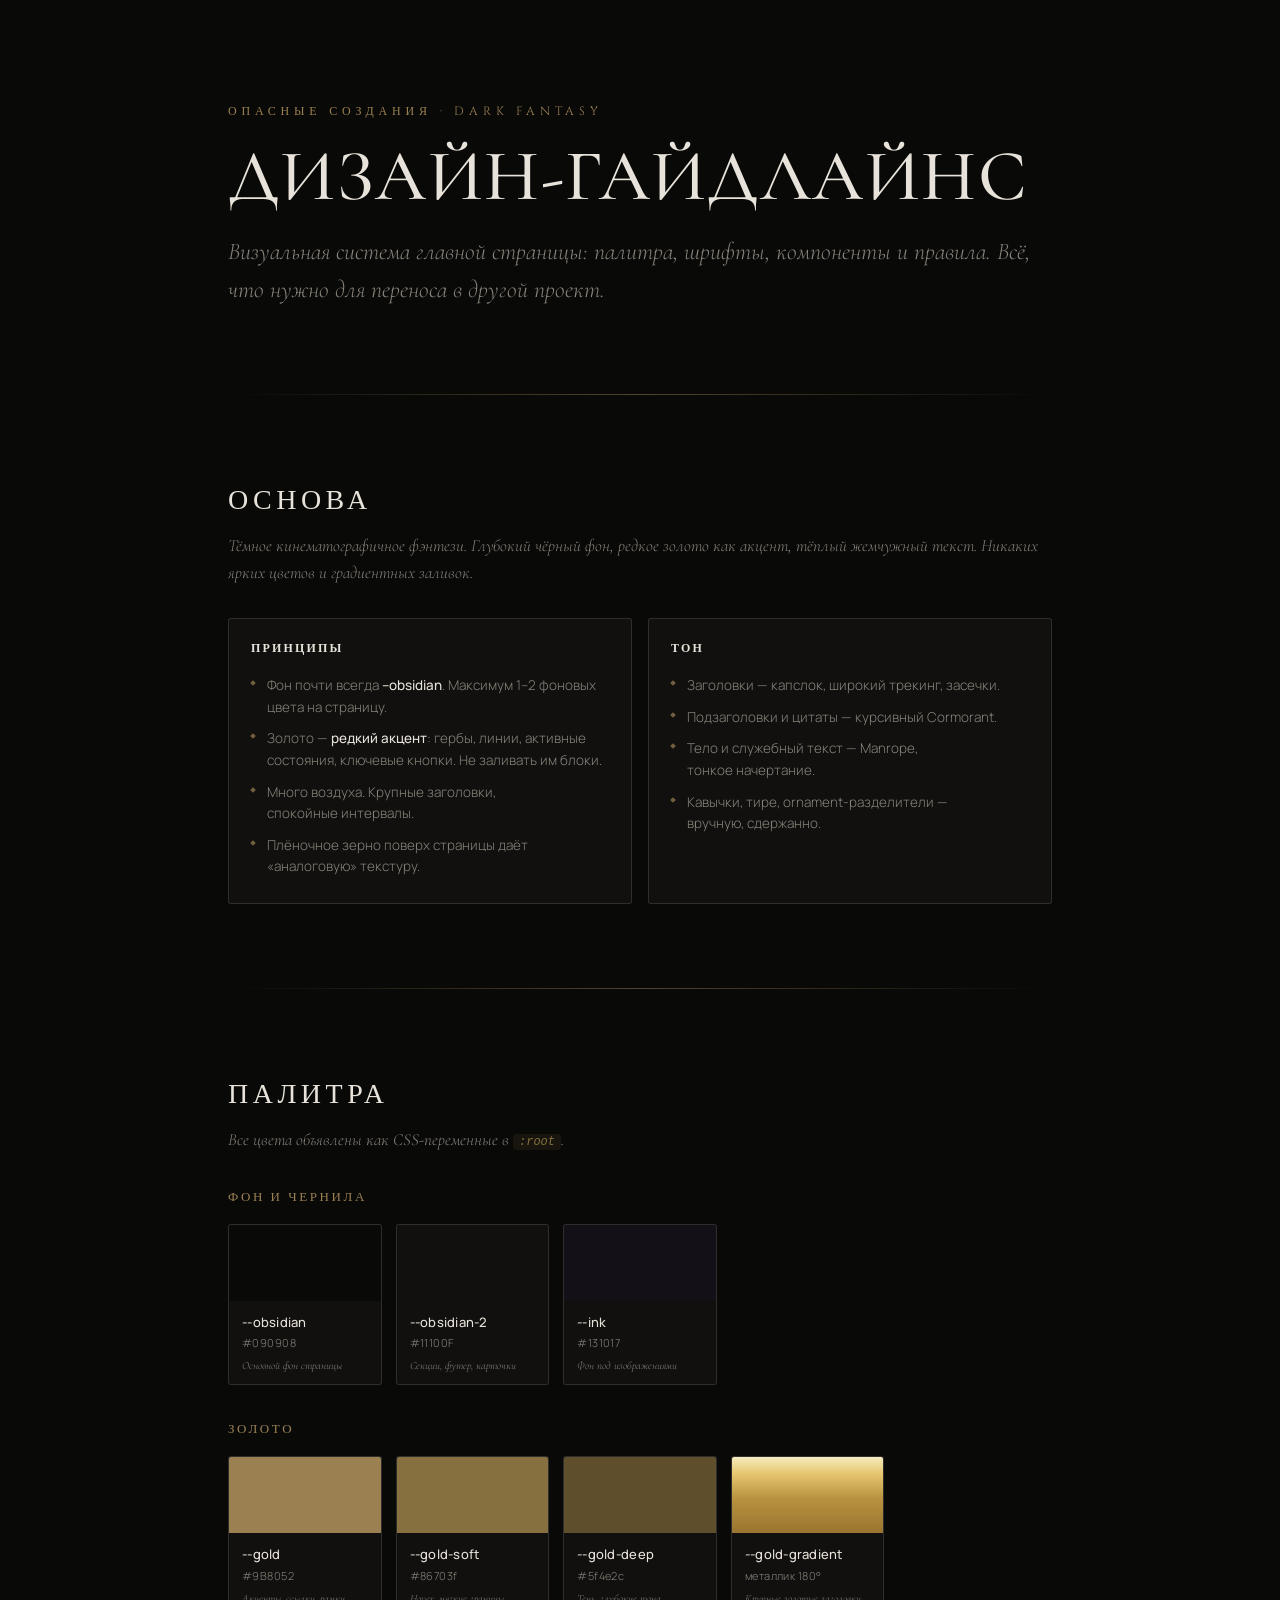
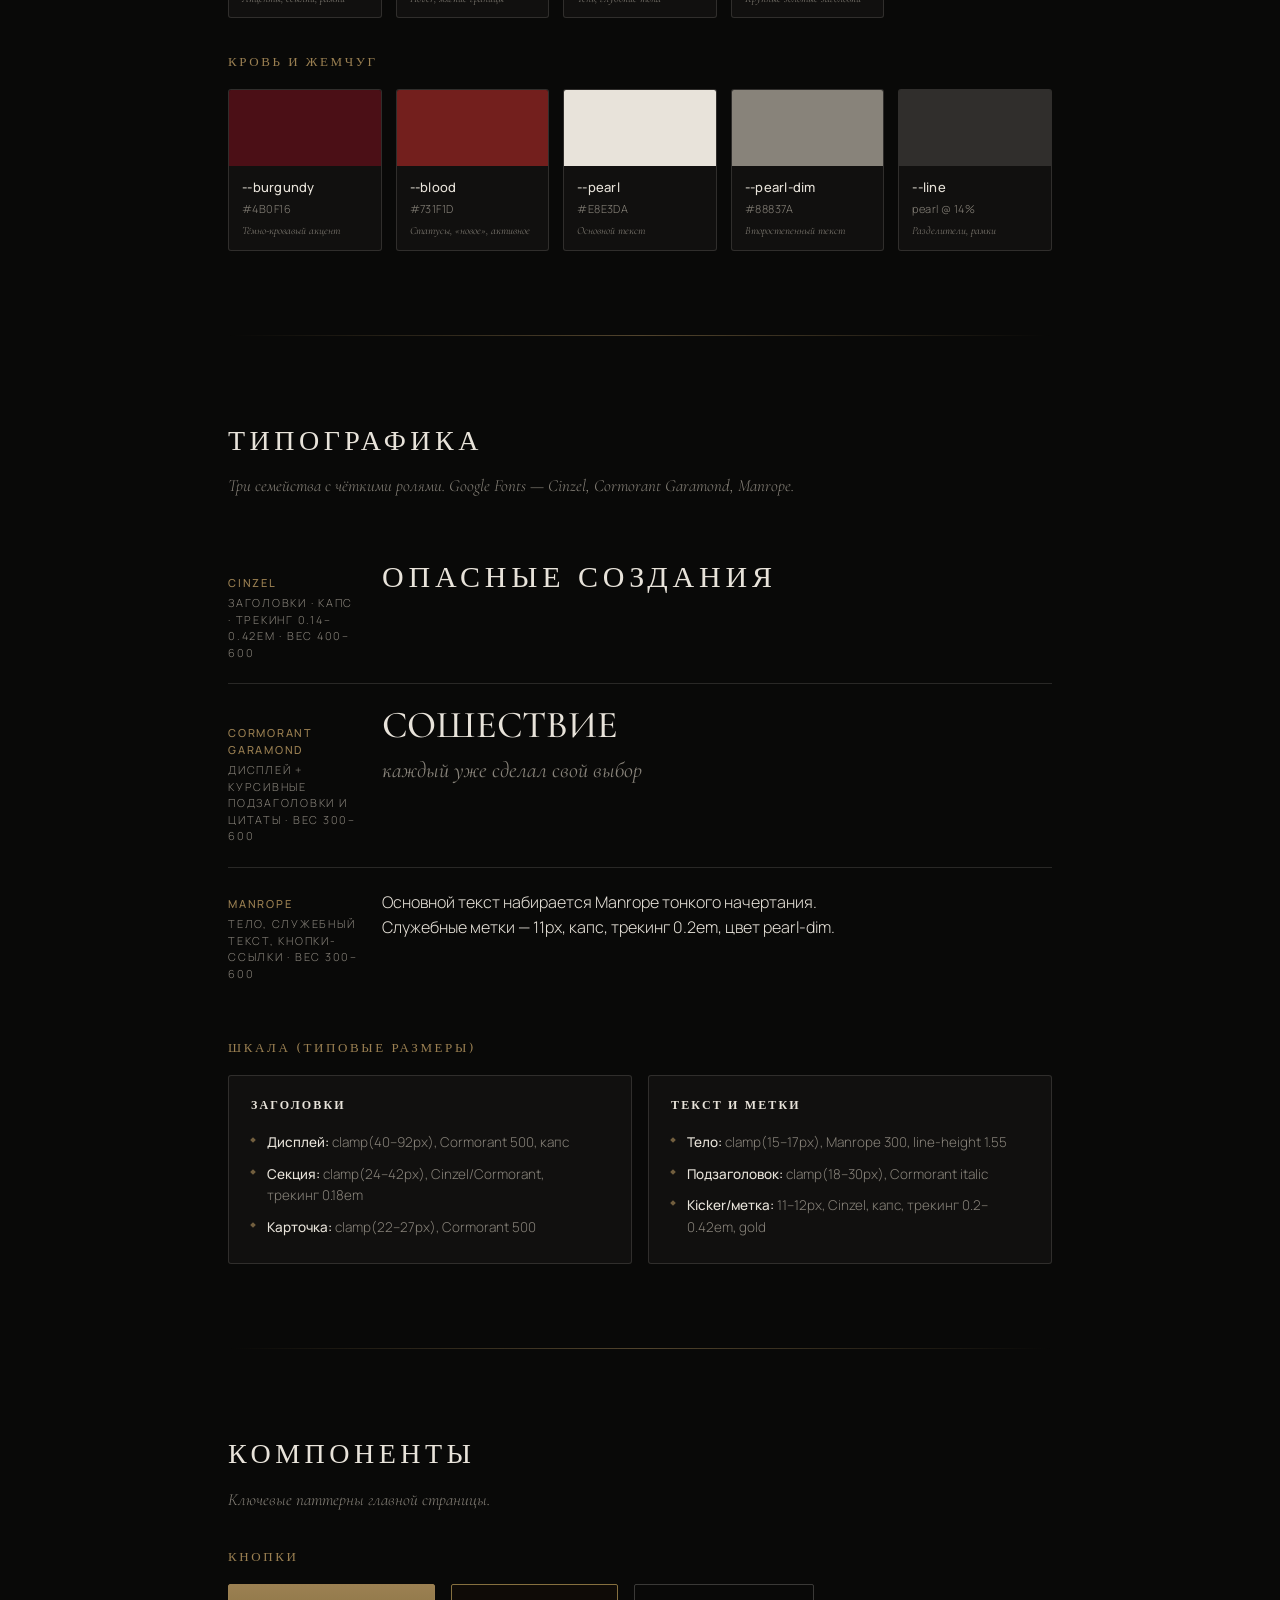
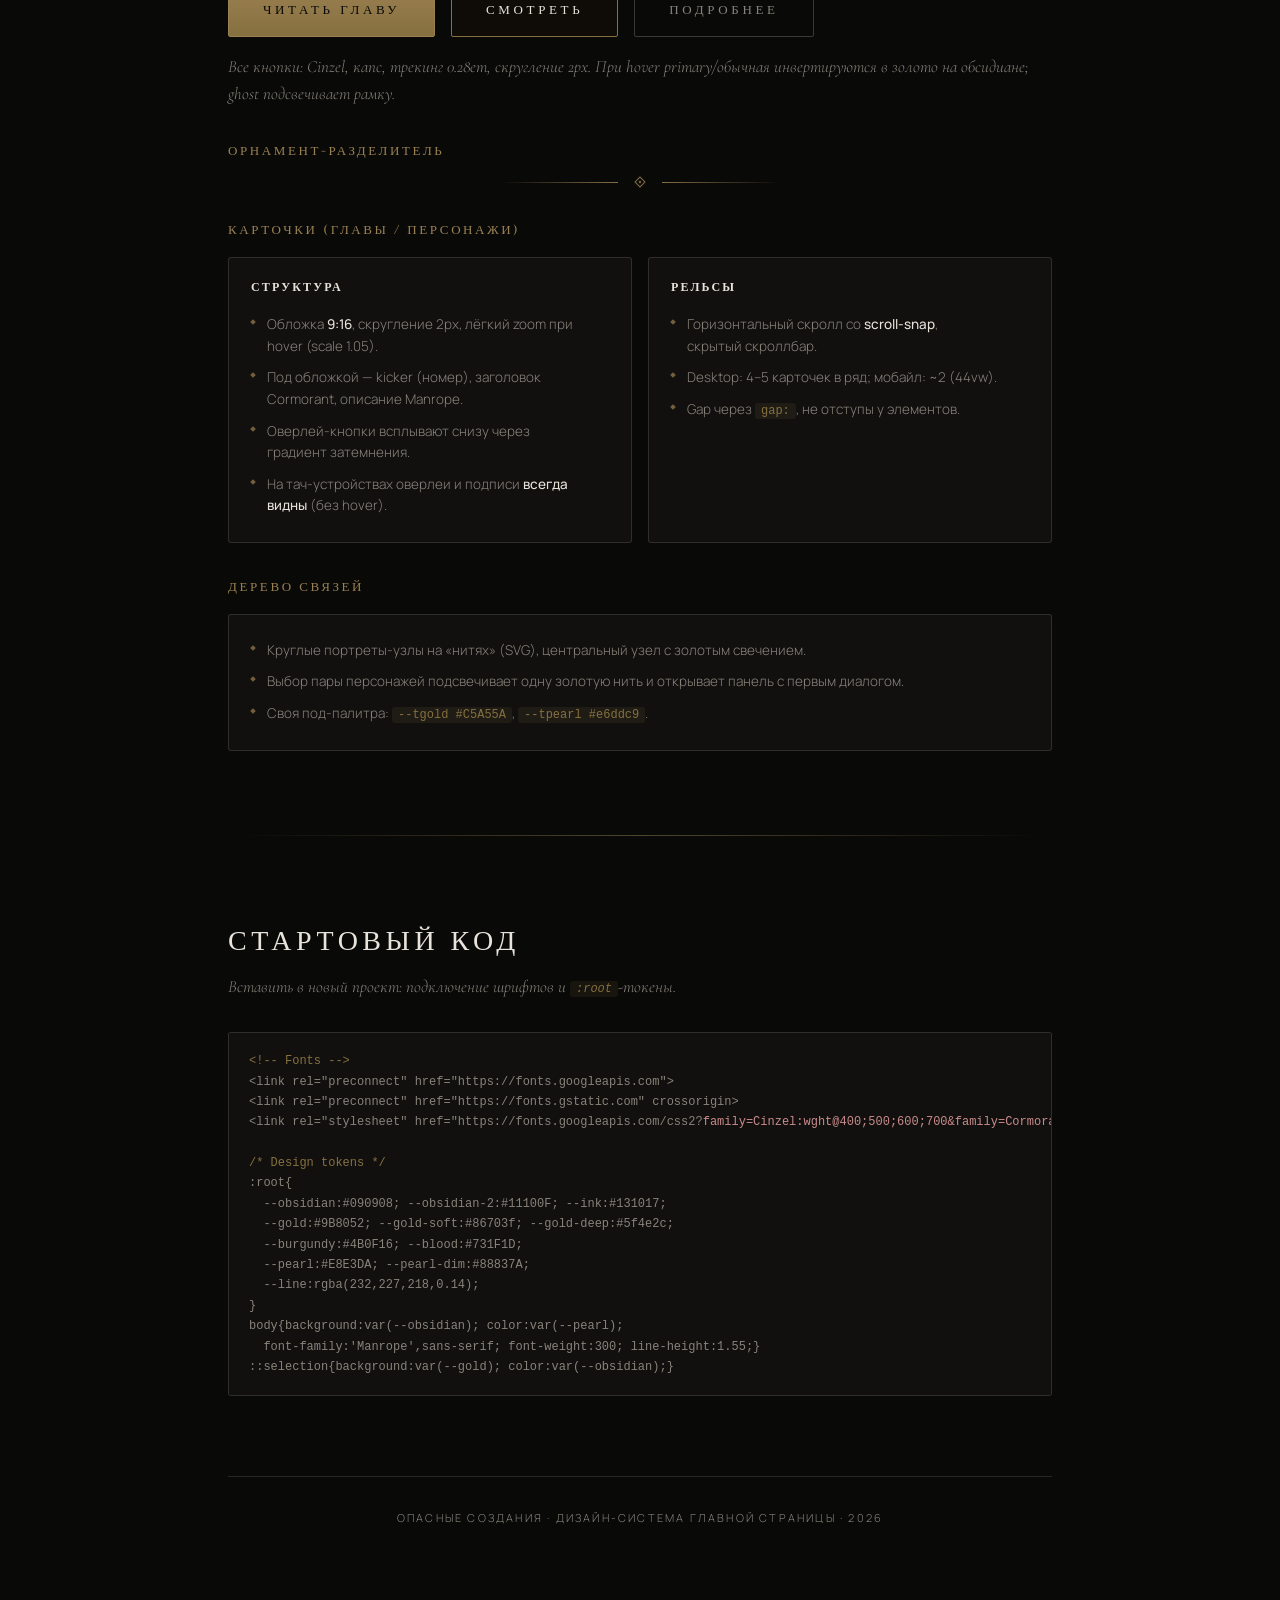
<file: design-guidelines.html>
<!doctype html>
<html lang="ru">
<head>
<meta charset="utf-8" />
<meta name="viewport" content="width=device-width, initial-scale=1.0" />
<title>Опасные Создания — Дизайн-гайдлайнс</title>
<meta name="omelette-owns-print" content="1" />
<link rel="preconnect" href="https://fonts.googleapis.com" />
<link rel="preconnect" href="https://fonts.gstatic.com" crossorigin />
<link href="https://fonts.googleapis.com/css2?family=Cinzel:wght@400;500;600;700&family=Cormorant+Garamond:ital,wght@0,300;0,400;0,500;0,600;1,300;1,400&family=Manrope:wght@300;400;500;600&display=swap" rel="stylesheet" />
<style>
:root{
  --obsidian:#090908;--obsidian-2:#11100F;--ink:#131017;
  --gold:#9B8052;--gold-soft:#86703f;--gold-deep:#5f4e2c;
  --gold-metallic:linear-gradient(180deg,#f7ecc0 0%,#e6c66e 22%,#b8923f 55%,#9a7430 100%);
  --burgundy:#4B0F16;--blood:#731F1D;
  --pearl:#E8E3DA;--pearl-dim:#88837A;
  --line:rgba(232,227,218,0.14);
}
*{margin:0;padding:0;box-sizing:border-box}
body{background:var(--obsidian);color:var(--pearl);font-family:'Manrope',sans-serif;font-weight:300;line-height:1.6;-webkit-font-smoothing:antialiased}
.wrap{max-width:920px;margin:0 auto;padding:clamp(48px,8vw,110px) clamp(20px,5vw,48px) 120px}
a{color:var(--gold);text-decoration:none}a:hover{color:var(--pearl)}

/* doc heads */
.doc-eyebrow{font-family:'Cinzel',serif;font-size:12px;letter-spacing:0.4em;text-transform:uppercase;color:var(--gold);display:block;margin-bottom:18px}
.doc-title{font-family:'Cormorant Garamond',serif;font-weight:500;font-size:clamp(40px,7vw,72px);line-height:1.02;letter-spacing:0.02em;text-transform:uppercase;color:var(--pearl);margin-bottom:20px}
.doc-lede{font-family:'Cormorant Garamond',serif;font-style:italic;font-size:clamp(18px,2.4vw,24px);color:var(--pearl-dim);max-width:34em;text-wrap:pretty}
.hr{height:1px;background:linear-gradient(90deg,transparent,var(--gold),transparent);opacity:0.5;margin:clamp(48px,7vw,84px) 0}

section{margin-bottom:clamp(48px,7vw,80px)}
h2{font-family:'Cinzel',serif;font-weight:500;font-size:clamp(20px,2.6vw,28px);letter-spacing:0.16em;text-transform:uppercase;color:var(--pearl);margin-bottom:8px}
.sec-note{font-family:'Cormorant Garamond',serif;font-style:italic;font-size:17px;color:var(--pearl-dim);margin-bottom:32px;text-wrap:pretty}
h3{font-family:'Cinzel',serif;font-weight:500;font-size:13px;letter-spacing:0.2em;text-transform:uppercase;color:var(--gold);margin:34px 0 16px}

/* swatches */
.swatches{display:grid;grid-template-columns:repeat(auto-fill,minmax(150px,1fr));gap:14px}
.sw{border:1px solid var(--line);border-radius:3px;overflow:hidden;background:var(--obsidian-2)}
.sw .chip{height:76px}
.sw .meta{padding:11px 13px}
.sw .nm{font-family:'Manrope',sans-serif;font-size:13px;font-weight:500;color:var(--pearl);letter-spacing:0.02em}
.sw .val{font-family:'Manrope',sans-serif;font-size:11px;color:var(--pearl-dim);letter-spacing:0.04em;margin-top:2px}
.sw .use{font-size:11px;color:var(--pearl-dim);margin-top:6px;line-height:1.4;font-family:'Cormorant Garamond',serif;font-style:italic}

/* type specimens */
.type-row{border-top:1px solid var(--line);padding:22px 0;display:grid;grid-template-columns:130px 1fr;gap:24px;align-items:baseline}
.type-row:first-of-type{border-top:0}
.type-tag{font-family:'Manrope',sans-serif;font-size:11px;letter-spacing:0.16em;text-transform:uppercase;color:var(--pearl-dim);line-height:1.5}
.type-tag b{display:block;color:var(--gold);font-weight:500;margin-bottom:4px}
.sp-cinzel{font-family:'Cinzel',serif}
.sp-cormorant{font-family:'Cormorant Garamond',serif}
.sp-manrope{font-family:'Manrope',sans-serif}

/* token/code cards */
.card-grid{display:grid;grid-template-columns:1fr 1fr;gap:16px}
@media(max-width:640px){.card-grid{grid-template-columns:1fr}.type-row{grid-template-columns:1fr;gap:8px}}
.g-card{border:1px solid var(--line);border-radius:3px;padding:20px 22px;background:var(--obsidian-2)}
.g-card h4{font-family:'Cinzel',serif;font-size:12px;letter-spacing:0.18em;text-transform:uppercase;color:var(--pearl);margin-bottom:12px}
.g-card ul{list-style:none;font-family:'Manrope',sans-serif;font-size:13.5px;color:var(--pearl-dim)}
.g-card li{padding:5px 0 5px 16px;position:relative;text-wrap:pretty}
.g-card li::before{content:"";position:absolute;left:0;top:11px;width:4px;height:4px;background:var(--gold);transform:rotate(45deg);opacity:0.7}
.g-card li b{color:var(--pearl);font-weight:500}
code{font-family:'SFMono-Regular',ui-monospace,Menlo,monospace;font-size:12px;color:var(--gold-soft);background:rgba(155,128,82,0.1);padding:1px 6px;border-radius:3px}
pre{font-family:'SFMono-Regular',ui-monospace,Menlo,monospace;font-size:12px;line-height:1.7;color:var(--pearl-dim);background:var(--obsidian-2);border:1px solid var(--line);border-radius:3px;padding:18px 20px;overflow-x:auto;margin-top:14px}
pre .c{color:var(--gold-soft)}
pre .p{color:#c98b8b}

/* demo buttons */
.demo-row{display:flex;flex-wrap:wrap;gap:16px;align-items:center;margin-top:6px}
.btn{display:inline-flex;align-items:center;gap:12px;font-family:'Cinzel',serif;font-weight:500;font-size:13px;letter-spacing:0.28em;text-transform:uppercase;padding:15px 34px;color:var(--pearl);background:rgba(20,14,8,0.55);border:1px solid var(--gold-soft);border-radius:2px;cursor:pointer;transition:all .3s ease}
.btn:hover{color:var(--obsidian);background:var(--gold);border-color:var(--gold);box-shadow:0 0 40px rgba(155,128,82,0.25)}
.btn-primary{color:var(--obsidian);background:linear-gradient(180deg,var(--gold) 0%,var(--gold-soft) 100%);border-color:var(--gold)}
.btn-primary:hover{background:linear-gradient(180deg,#d8b665 0%,#b9954f 100%)}
.btn-ghost{background:transparent;border-color:rgba(231,228,222,0.22);color:var(--pearl-dim)}
.btn-ghost:hover{border-color:var(--gold);background:transparent;color:var(--gold);box-shadow:none}
.ornament{display:flex;align-items:center;justify-content:center;gap:18px;color:var(--gold);opacity:0.85;margin:8px 0}
.ornament .rule{width:120px;height:1px;background:linear-gradient(90deg,transparent,var(--gold))}
.ornament .rule.right{background:linear-gradient(90deg,var(--gold),transparent)}
.ornament .diamond{width:8px;height:8px;border:1px solid var(--gold);transform:rotate(45deg);position:relative}
.ornament .diamond::after{content:"";position:absolute;inset:2px;background:var(--gold)}
.foot{margin-top:80px;padding-top:32px;border-top:1px solid var(--line);font-family:'Manrope',sans-serif;font-size:11px;letter-spacing:0.2em;text-transform:uppercase;color:var(--pearl-dim);text-align:center}
</style>
</head>
<body>
<div class="wrap">

<span class="doc-eyebrow">Опасные Создания · Dark Fantasy</span>
<h1 class="doc-title">Дизайн-гайдлайнс</h1>
<p class="doc-lede">Визуальная система главной страницы: палитра, шрифты, компоненты и правила. Всё, что нужно для переноса в другой проект.</p>

<div class="hr"></div>

<section>
<h2>Основа</h2>
<p class="sec-note">Тёмное кинематографичное фэнтези. Глубокий чёрный фон, редкое золото как акцент, тёплый жемчужный текст. Никаких ярких цветов и градиентных заливок.</p>
<div class="card-grid">
<div class="g-card"><h4>Принципы</h4><ul>
<li>Фон почти всегда <b>--obsidian</b>. Максимум 1–2 фоновых цвета на страницу.</li>
<li>Золото — <b>редкий акцент</b>: гербы, линии, активные состояния, ключевые кнопки. Не заливать им блоки.</li>
<li>Много воздуха. Крупные заголовки, спокойные интервалы.</li>
<li>Плёночное зерно поверх страницы даёт «аналоговую» текстуру.</li>
</ul></div>
<div class="g-card"><h4>Тон</h4><ul>
<li>Заголовки — капслок, широкий трекинг, засечки.</li>
<li>Подзаголовки и цитаты — курсивный Cormorant.</li>
<li>Тело и служебный текст — Manrope, тонкое начертание.</li>
<li>Кавычки, тире, ornament-разделители — вручную, сдержанно.</li>
</ul></div>
</div>
</section>

<div class="hr"></div>

<section>
<h2>Палитра</h2>
<p class="sec-note">Все цвета объявлены как CSS-переменные в <code>:root</code>.</p>

<h3>Фон и чернила</h3>
<div class="swatches">
<div class="sw"><div class="chip" style="background:#090908"></div><div class="meta"><div class="nm">--obsidian</div><div class="val">#090908</div><div class="use">Основной фон страницы</div></div></div>
<div class="sw"><div class="chip" style="background:#11100F"></div><div class="meta"><div class="nm">--obsidian-2</div><div class="val">#11100F</div><div class="use">Секции, футер, карточки</div></div></div>
<div class="sw"><div class="chip" style="background:#131017"></div><div class="meta"><div class="nm">--ink</div><div class="val">#131017</div><div class="use">Фон под изображениями</div></div></div>
</div>

<h3>Золото</h3>
<div class="swatches">
<div class="sw"><div class="chip" style="background:#9B8052"></div><div class="meta"><div class="nm">--gold</div><div class="val">#9B8052</div><div class="use">Акценты, ссылки, рамки</div></div></div>
<div class="sw"><div class="chip" style="background:#86703f"></div><div class="meta"><div class="nm">--gold-soft</div><div class="val">#86703f</div><div class="use">Hover, мягкие границы</div></div></div>
<div class="sw"><div class="chip" style="background:#5f4e2c"></div><div class="meta"><div class="nm">--gold-deep</div><div class="val">#5f4e2c</div><div class="use">Тень, глубокие тона</div></div></div>
<div class="sw"><div class="chip" style="background:linear-gradient(180deg,#f7ecc0 0%,#e6c66e 22%,#b8923f 55%,#9a7430 100%)"></div><div class="meta"><div class="nm">--gold-gradient</div><div class="val">металлик 180°</div><div class="use">Крупные золотые заголовки</div></div></div>
</div>

<h3>Кровь и жемчуг</h3>
<div class="swatches">
<div class="sw"><div class="chip" style="background:#4B0F16"></div><div class="meta"><div class="nm">--burgundy</div><div class="val">#4B0F16</div><div class="use">Тёмно-кровавый акцент</div></div></div>
<div class="sw"><div class="chip" style="background:#731F1D"></div><div class="meta"><div class="nm">--blood</div><div class="val">#731F1D</div><div class="use">Статусы, «новое», активное</div></div></div>
<div class="sw"><div class="chip" style="background:#E8E3DA"></div><div class="meta"><div class="nm">--pearl</div><div class="val">#E8E3DA</div><div class="use">Основной текст</div></div></div>
<div class="sw"><div class="chip" style="background:#88837A"></div><div class="meta"><div class="nm">--pearl-dim</div><div class="val">#88837A</div><div class="use">Второстепенный текст</div></div></div>
<div class="sw"><div class="chip" style="background:rgba(232,227,218,0.14)"></div><div class="meta"><div class="nm">--line</div><div class="val">pearl @ 14%</div><div class="use">Разделители, рамки</div></div></div>
</div>
</section>

<div class="hr"></div>

<section>
<h2>Типографика</h2>
<p class="sec-note">Три семейства с чёткими ролями. Google Fonts — Cinzel, Cormorant Garamond, Manrope.</p>

<div class="type-row">
<div class="type-tag"><b>Cinzel</b>заголовки · капс · трекинг 0.14–0.42em · вес 400–600</div>
<div class="sp-cinzel" style="font-size:30px;letter-spacing:0.16em;text-transform:uppercase;color:var(--pearl)">Опасные Создания</div>
</div>
<div class="type-row">
<div class="type-tag"><b>Cormorant Garamond</b>дисплей + курсивные подзаголовки и цитаты · вес 300–600</div>
<div class="sp-cormorant" style="font-size:38px;font-weight:500;text-transform:uppercase;color:var(--pearl);line-height:1.05">Сошествие<br><span style="font-style:italic;font-size:22px;font-weight:400;color:var(--pearl-dim);text-transform:none">каждый уже сделал свой выбор</span></div>
</div>
<div class="type-row">
<div class="type-tag"><b>Manrope</b>тело, служебный текст, кнопки-ссылки · вес 300–600</div>
<div class="sp-manrope" style="font-size:16px;font-weight:300;color:var(--pearl);max-width:30em">Основной текст набирается Manrope тонкого начертания. Служебные метки — 11px, капс, трекинг 0.2em, цвет pearl-dim.</div>
</div>

<h3>Шкала (типовые размеры)</h3>
<div class="card-grid">
<div class="g-card"><h4>Заголовки</h4><ul>
<li><b>Дисплей:</b> clamp(40–92px), Cormorant 500, капс</li>
<li><b>Секция:</b> clamp(24–42px), Cinzel/Cormorant, трекинг 0.18em</li>
<li><b>Карточка:</b> clamp(22–27px), Cormorant 500</li>
</ul></div>
<div class="g-card"><h4>Текст и метки</h4><ul>
<li><b>Тело:</b> clamp(15–17px), Manrope 300, line-height 1.55</li>
<li><b>Подзаголовок:</b> clamp(18–30px), Cormorant italic</li>
<li><b>Kicker/метка:</b> 11–12px, Cinzel, капс, трекинг 0.2–0.42em, gold</li>
</ul></div>
</div>
</section>

<div class="hr"></div>

<section>
<h2>Компоненты</h2>
<p class="sec-note">Ключевые паттерны главной страницы.</p>

<h3>Кнопки</h3>
<div class="demo-row">
<a class="btn btn-primary">Читать главу</a>
<a class="btn">Смотреть</a>
<a class="btn btn-ghost">Подробнее</a>
</div>
<p class="sec-note" style="margin-top:16px;margin-bottom:0">Все кнопки: Cinzel, капс, трекинг 0.28em, скруг­ление 2px. При hover primary/обычная инвертируются в золото на обсидиане; ghost подсвечивает рамку.</p>

<h3>Орнамент-разделитель</h3>
<div class="ornament"><span class="rule"></span><span class="diamond"></span><span class="rule right"></span></div>

<h3>Карточки (главы / персонажи)</h3>
<div class="card-grid">
<div class="g-card"><h4>Структура</h4><ul>
<li>Обложка <b>9:16</b>, скругление 2px, лёгкий zoom при hover (scale 1.05).</li>
<li>Под обложкой — kicker (номер), заголовок Cormorant, описание Manrope.</li>
<li>Оверлей-кнопки всплывают снизу через градиент затемнения.</li>
<li>На тач-устройствах оверлеи и подписи <b>всегда видны</b> (без hover).</li>
</ul></div>
<div class="g-card"><h4>Рельсы</h4><ul>
<li>Горизонтальный скролл со <b>scroll-snap</b>, скрытый скроллбар.</li>
<li>Desktop: 4–5 карточек в ряд; мобайл: ~2 (44vw).</li>
<li>Gap через <code>gap:</code>, не отступы у элементов.</li>
</ul></div>
</div>

<h3>Дерево связей</h3>
<div class="g-card" style="margin-top:16px"><ul>
<li>Круглые портреты-узлы на «нитях» (SVG), центральный узел с золотым свечением.</li>
<li>Выбор пары персонажей подсвечивает одну золотую нить и открывает панель с первым диалогом.</li>
<li>Своя под-палитра: <code>--tgold #C5A55A</code>, <code>--tpearl #e6ddc9</code>.</li>
</ul></div>
</section>

<div class="hr"></div>

<section>
<h2>Стартовый код</h2>
<p class="sec-note">Вставить в новый проект: подключение шрифтов и <code>:root</code>-токены.</p>
<pre><span class="c">&lt;!-- Fonts --&gt;</span>
&lt;link rel="preconnect" href="https://fonts.googleapis.com"&gt;
&lt;link rel="preconnect" href="https://fonts.gstatic.com" crossorigin&gt;
&lt;link rel="stylesheet" href="https://fonts.googleapis.com/css2?<span class="p">family=Cinzel:wght@400;500;600;700&family=Cormorant+Garamond:ital,wght@0,300;0,400;0,500;0,600;1,300;1,400&family=Manrope:wght@300;400;500;600&display=swap</span>"&gt;

<span class="c">/* Design tokens */</span>
:root{
  --obsidian:#090908; --obsidian-2:#11100F; --ink:#131017;
  --gold:#9B8052; --gold-soft:#86703f; --gold-deep:#5f4e2c;
  --burgundy:#4B0F16; --blood:#731F1D;
  --pearl:#E8E3DA; --pearl-dim:#88837A;
  --line:rgba(232,227,218,0.14);
}
body{background:var(--obsidian); color:var(--pearl);
  font-family:'Manrope',sans-serif; font-weight:300; line-height:1.55;}
::selection{background:var(--gold); color:var(--obsidian);}</pre>
</section>

<div class="foot">Опасные Создания · Дизайн-система главной страницы · 2026</div>

</div>
</body>
</html>
</file>
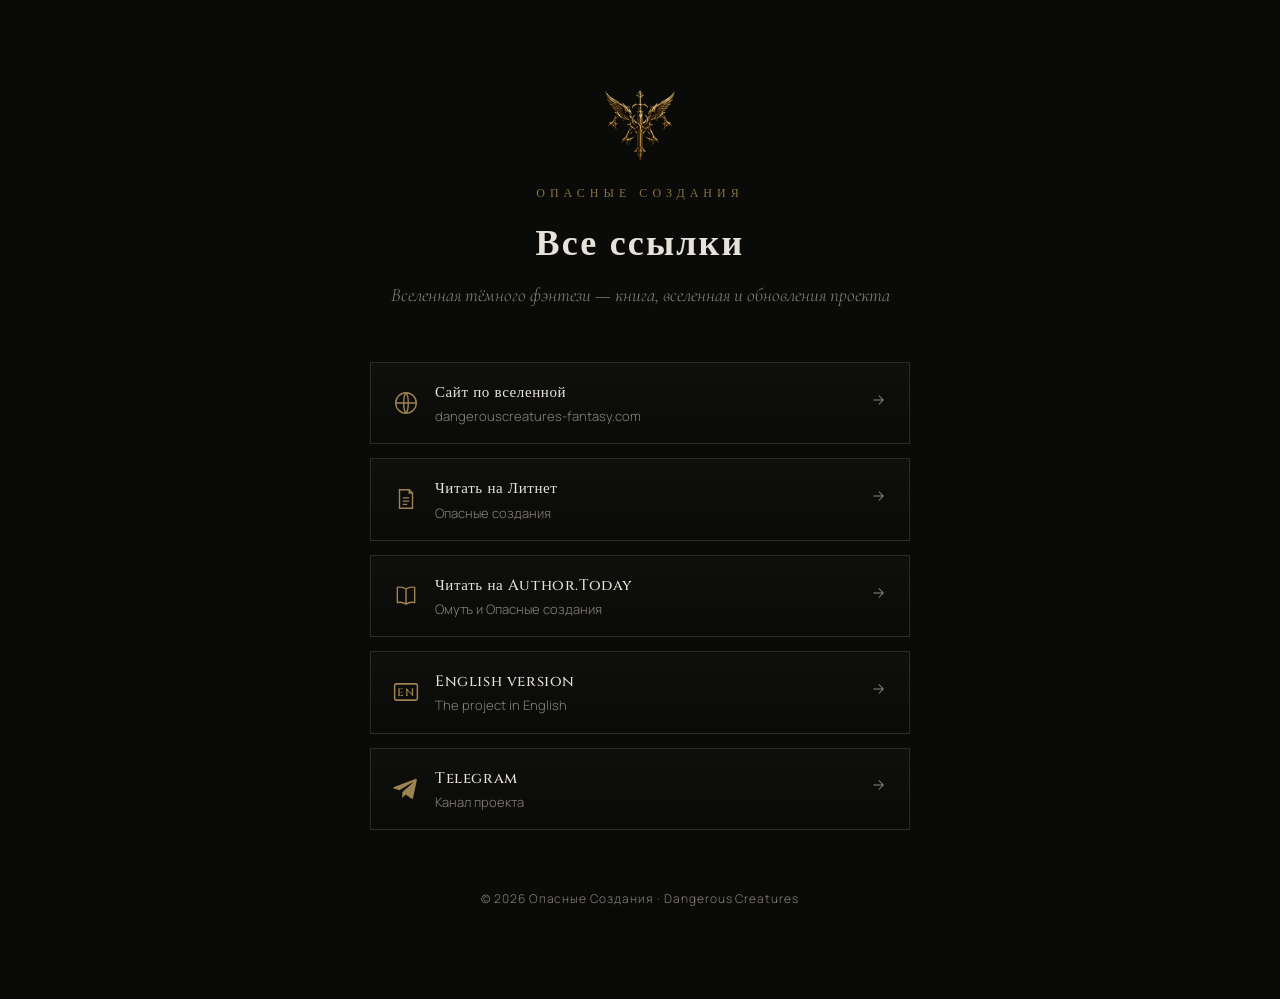
<file: links.html>
<!DOCTYPE html>
<html lang="ru">
<head>
<meta charset="UTF-8" />
<meta name="viewport" content="width=device-width, initial-scale=1.0, viewport-fit=cover" />
<meta name="robots" content="noindex" />
<title>Опасные Создания — Ссылки</title>
<link rel="preconnect" href="https://fonts.googleapis.com" />
<link rel="preconnect" href="https://fonts.gstatic.com" crossorigin />
<link href="https://fonts.googleapis.com/css2?family=Cinzel:wght@400;500;600;700&family=Cormorant+Garamond:ital,wght@0,300;0,400;0,500;0,600;1,400&family=Manrope:wght@300;400;500;600&display=swap" rel="stylesheet" />
<link rel="icon" type="image/png" href="assets/logo_small.png" />
<style>
  :root{
    --obsidian:#090908;--obsidian-2:#11100F;--ink:#131017;
    --gold:#9B8052;--gold-soft:#86703f;
    --gold-gradient:linear-gradient(180deg,#f7ecc0 0%,#e6c66e 22%,#c79a44 44%,#f4e6ad 58%,#cca04a 74%,#9a7430 100%);
    --pearl:#E8E3DA;--pearl-dim:#88837A;--line:rgba(232,227,218,0.14);
  }
  *{box-sizing:border-box;margin:0;padding:0}
  body{background:var(--obsidian);color:var(--pearl);font-family:'Manrope',sans-serif;font-weight:300;line-height:1.55;-webkit-font-smoothing:antialiased;min-height:100vh;display:flex;flex-direction:column;align-items:center;justify-content:center;padding:clamp(48px,10vh,120px) 20px}
  img{display:block;max-width:100%}
  ::selection{background:var(--gold);color:var(--obsidian)}
  a{color:var(--gold);text-decoration:none}
  a:hover{color:var(--pearl)}
  body::before{content:"";position:fixed;inset:0;pointer-events:none;z-index:200;opacity:0.07;mix-blend-mode:overlay;background-image:url("data:image/svg+xml;utf8,<svg xmlns='http://www.w3.org/2000/svg' width='200' height='200'><filter id='n'><feTurbulence type='fractalNoise' baseFrequency='0.85' numOctaves='2' stitchTiles='stitch'/><feColorMatrix values='0 0 0 0 0.77 0 0 0 0 0.65 0 0 0 0 0.35 0 0 0 0.7 0'/></filter><rect width='100%25' height='100%25' filter='url(%23n)'/></svg>")}
  .wrap{width:100%;max-width:540px;position:relative;z-index:1;display:flex;flex-direction:column;align-items:center}
  .brand-mark{width:72px;height:72px;margin-bottom:22px;opacity:0.95}
  .kicker{font-family:'Cinzel',serif;font-size:12px;letter-spacing:0.42em;text-transform:uppercase;color:var(--gold-soft);margin-bottom:14px}
  h1{font-family:'Cinzel',serif;font-weight:600;font-size:clamp(26px,5vw,36px);letter-spacing:0.06em;text-align:center;margin-bottom:8px}
  .sub{font-family:'Cormorant Garamond',serif;font-style:italic;font-size:clamp(16px,2.4vw,19px);color:var(--pearl-dim);text-align:center;margin-bottom:clamp(34px,6vh,52px)}
  .links{width:100%;display:flex;flex-direction:column;gap:14px}
  .link{display:flex;align-items:center;gap:16px;padding:18px 22px;border:1px solid var(--line);background:linear-gradient(180deg,rgba(255,255,255,0.018),rgba(255,255,255,0));transition:border-color .35s ease,background .35s ease,transform .35s ease}
  .link:hover{border-color:rgba(155,128,82,0.55);background:linear-gradient(180deg,rgba(155,128,82,0.07),rgba(155,128,82,0.01));transform:translateY(-2px)}
  .link .ico{flex:0 0 26px;width:26px;height:26px;color:var(--gold);display:flex;align-items:center;justify-content:center}
  .link .ico svg{width:100%;height:100%}
  .link .body{flex:1;min-width:0}
  .link .t{display:block;font-family:'Cinzel',serif;font-weight:500;font-size:15px;letter-spacing:0.04em;color:var(--pearl)}
  .link .d{display:block;font-family:'Manrope',sans-serif;font-size:13px;color:var(--pearl-dim);margin-top:3px;line-height:1.4}
  .link .arr{flex:0 0 auto;color:var(--pearl-dim);transition:color .3s ease,transform .3s ease}
  .link:hover .arr{color:var(--gold);transform:translateX(3px)}
  .foot{margin-top:clamp(38px,7vh,60px);font-size:12px;letter-spacing:0.08em;color:var(--pearl-dim);text-align:center}
</style>
</head>
<body>
<div class="wrap">
  <img class="brand-mark" src="assets/logo_small.png" alt="Опасные Создания" width="72" height="72" />
  <div class="kicker">Опасные Создания</div>
  <h1>Все ссылки</h1>
  <p class="sub">Вселенная тёмного фэнтези — книга, вселенная и обновления проекта</p>

  <nav class="links" aria-label="Ссылки проекта">
    <a class="link" href="https://www.dangerouscreatures-fantasy.com/index.html" target="_blank" rel="noopener">
      <span class="ico"><svg viewBox="0 0 24 24" fill="none" stroke="currentColor" stroke-width="1.3"><circle cx="12" cy="12" r="9.5"/><path d="M2.5 12h19M12 2.5c2.8 3 2.8 16 0 19M12 2.5c-2.8 3-2.8 16 0 19"/></svg></span>
      <span class="body"><span class="t">Сайт по вселенной</span><span class="d">dangerouscreatures-fantasy.com</span></span>
      <span class="arr"><svg width="18" height="18" viewBox="0 0 24 24" fill="none" stroke="currentColor" stroke-width="1.4"><path d="M6 12h12M13 6l6 6-6 6"/></svg></span>
    </a>

    <a class="link" href="https://litnet.com/ru/book/opasnye-sozdaniya-kniga-1-svadebnyi-rekviem-b633701" target="_blank" rel="noopener">
      <span class="ico"><svg viewBox="0 0 24 24" fill="none" stroke="currentColor" stroke-width="1.3"><path d="M6 3.5h9l3 3v14H6z"/><path d="M15 3.5v3h3M9 11h6M9 14h6M9 17h4"/></svg></span>
      <span class="body"><span class="t">Читать на Литнет</span><span class="d">Опасные создания</span></span>
      <span class="arr"><svg width="18" height="18" viewBox="0 0 24 24" fill="none" stroke="currentColor" stroke-width="1.4"><path d="M6 12h12M13 6l6 6-6 6"/></svg></span>
    </a>

    <a class="link" href="https://author.today/u/dangerous_creatures/works" target="_blank" rel="noopener">
      <span class="ico"><svg viewBox="0 0 24 24" fill="none" stroke="currentColor" stroke-width="1.3"><path d="M12 5.5C10 4 6.5 3.6 4 4v14c2.5-.4 6 0 8 1.5 2-1.5 5.5-1.9 8-1.5V4c-2.5-.4-6 0-8 1.5zM12 5.5v14"/></svg></span>
      <span class="body"><span class="t">Читать на Author.Today</span><span class="d">Омутъ и Опасные создания</span></span>
      <span class="arr"><svg width="18" height="18" viewBox="0 0 24 24" fill="none" stroke="currentColor" stroke-width="1.4"><path d="M6 12h12M13 6l6 6-6 6"/></svg></span>
    </a>

    <a class="link" href="https://www.dangerouscreatures-fantasy.com/en.html" target="_blank" rel="noopener">
      <span class="ico"><svg viewBox="0 0 24 24" fill="none" stroke="currentColor" stroke-width="1.4"><text x="12" y="16" text-anchor="middle" font-family="Cinzel, serif" font-size="10" font-weight="600" letter-spacing="0.5" fill="currentColor" stroke="none">EN</text><rect x="1.5" y="4.5" width="21" height="15" rx="1.5"/></svg></span>
      <span class="body"><span class="t">English version</span><span class="d">The project in English</span></span>
      <span class="arr"><svg width="18" height="18" viewBox="0 0 24 24" fill="none" stroke="currentColor" stroke-width="1.4"><path d="M6 12h12M13 6l6 6-6 6"/></svg></span>
    </a>

    <a class="link" href="https://t.me/dangerous_creatures" target="_blank" rel="noopener" data-telegram>
      <span class="ico"><svg viewBox="0 0 24 24" fill="currentColor"><path d="M21.9 4.3 18.6 20c-.24 1.08-.9 1.34-1.82.84l-5.02-3.7-2.42 2.33c-.27.27-.5.5-1 .5l.36-5.1 9.3-8.4c.4-.36-.09-.56-.63-.2L5.86 13.2l-4.95-1.55c-1.08-.34-1.1-1.08.22-1.6L20.5 2.72c.9-.33 1.68.2 1.4 1.58z"/></svg></span>
      <span class="body"><span class="t">Telegram</span><span class="d">Канал проекта</span></span>
      <span class="arr"><svg width="18" height="18" viewBox="0 0 24 24" fill="none" stroke="currentColor" stroke-width="1.4"><path d="M6 12h12M13 6l6 6-6 6"/></svg></span>
    </a>
  </nav>

  <div class="foot">© 2026 Опасные Создания · Dangerous Creatures</div>
</div>
</body>
</html>
</file>
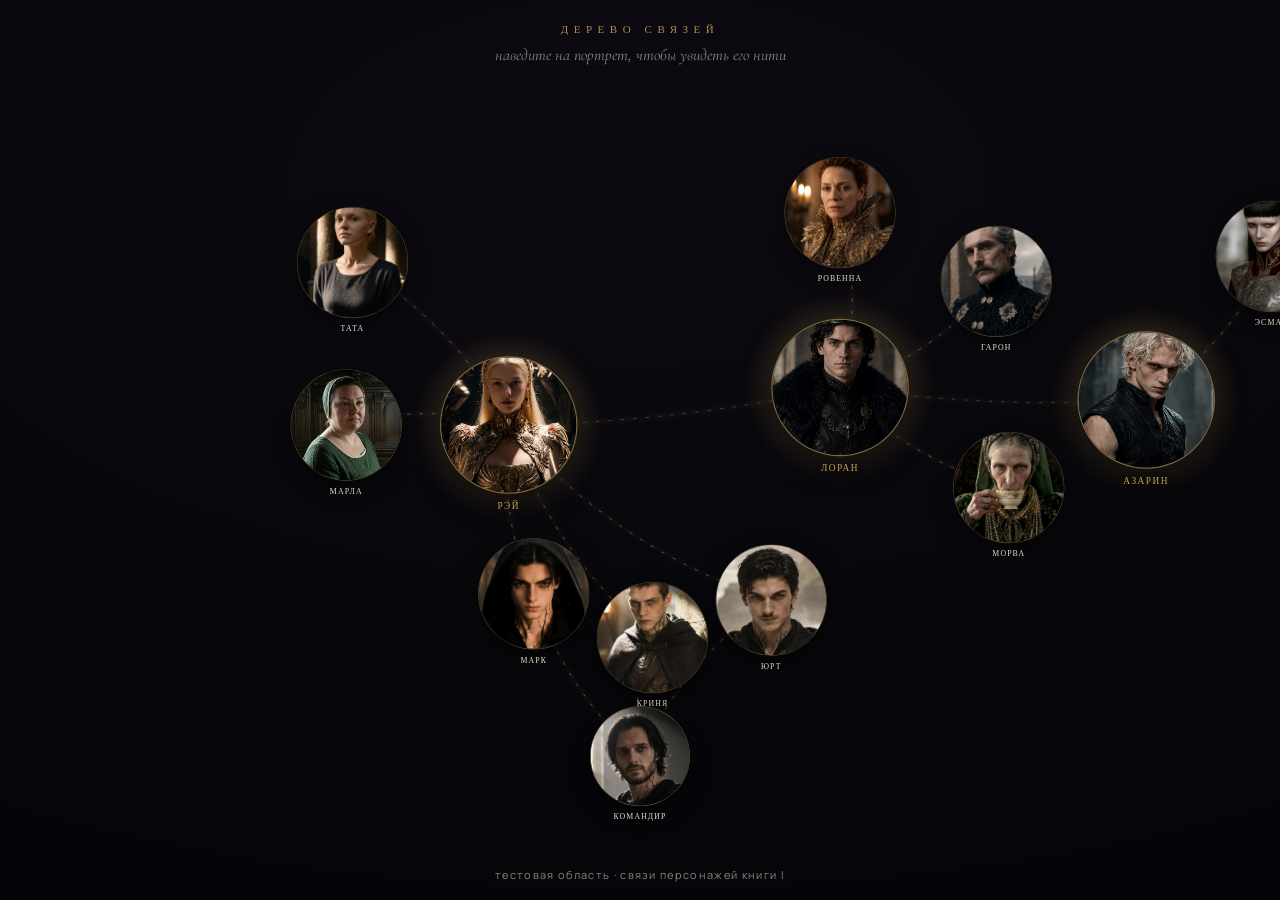
<file: tree.html>
<!DOCTYPE html>
<html lang="ru">
<head>
<meta charset="UTF-8" />
<meta name="viewport" content="width=device-width, initial-scale=1.0" />
<title>Дерево связей — тест</title>
<link rel="preconnect" href="https://fonts.googleapis.com" />
<link rel="preconnect" href="https://fonts.gstatic.com" crossorigin />
<link href="https://fonts.googleapis.com/css2?family=Cinzel:wght@400;500;600&family=Manrope:wght@300;400;500&family=Cormorant+Garamond:ital@0;1&display=swap" rel="stylesheet" />
<style>
  :root{
    --obsidian:#07060a; --gold:#C5A55A; --gold-soft:#e6c878; --gold-deep:#7c5e29;
    --pearl:#e6ddc9; --pearl-mute:#8b8578; --line:rgba(197,165,90,0.22);
  }
  *{box-sizing:border-box}
  html,body{margin:0;height:100%}
  body{
    background:radial-gradient(120% 90% at 50% 20%, #0d0b12 0%, var(--obsidian) 60%, #050409 100%);
    color:var(--pearl); font-family:'Manrope',sans-serif; overflow:hidden;
  }
  a{color:var(--gold)} a:hover{color:var(--gold-soft)}
  .head{position:fixed; top:22px; left:0; right:0; text-align:center; z-index:20; pointer-events:none}
  .head .kick{font-family:'Cinzel',serif; font-size:11px; letter-spacing:0.5em; text-transform:uppercase; color:var(--gold); opacity:.85}
  .head .sub{margin-top:8px; font-family:'Cormorant Garamond',serif; font-style:italic; font-size:16px; color:var(--pearl-mute)}
  .fit{position:fixed; inset:0; display:flex; align-items:center; justify-content:center}
  .stage{position:relative; transform-origin:center center}
  svg.threads{position:absolute; inset:0; overflow:visible; pointer-events:none}
  .thread-glow{stroke:var(--gold); stroke-width:3.4; fill:none; opacity:.10; filter:url(#soft); transition:opacity .4s ease}
  .thread-core{stroke:var(--gold-soft); stroke-width:1.25; fill:none; opacity:.5; stroke-linecap:round;
    stroke-dasharray:4 16; animation:flow 3.4s linear infinite; transition:opacity .4s ease, stroke-width .4s ease}
  @keyframes flow{to{stroke-dashoffset:-40}}
  .edge.spine .thread-core{opacity:.32; animation-duration:6s}
  .edge.is-hot .thread-core{opacity:1; stroke-width:1.9}
  .edge.is-hot .thread-glow{opacity:.42}
  .stage.focusing .edge:not(.is-hot) .thread-core{opacity:.08}
  .stage.focusing .edge:not(.is-hot) .thread-glow{opacity:.03}

  .node{position:absolute; z-index:5; cursor:pointer; transition:opacity .35s ease}
  .node .disc{
    width:100%; height:100%; border-radius:50%; overflow:hidden; position:relative;
    border:1px solid rgba(197,165,90,0.4);
    box-shadow:0 10px 30px rgba(0,0,0,0.55), inset 0 0 0 1px rgba(0,0,0,0.4);
    background:#100d14; transition:border-color .35s ease, box-shadow .35s ease, transform .35s ease;
  }
  .node .disc img{width:100%; height:100%; object-fit:cover; display:block; filter:saturate(.92) contrast(1.02)}
  .node .disc .ph{width:100%;height:100%;display:flex;align-items:center;justify-content:center;color:rgba(197,165,90,0.5)}
  .node .disc .ph svg{width:44%;height:44%}
  .node .nm{
    position:absolute; top:calc(100% + 9px); left:50%; transform:translateX(-50%); white-space:nowrap;
    font-family:'Cinzel',serif; font-weight:500; font-size:12.5px; letter-spacing:0.14em; text-transform:uppercase;
    color:var(--pearl); text-shadow:0 2px 10px rgba(0,0,0,0.8); transition:color .35s ease;
  }
  .node .role{
    position:absolute; top:calc(100% + 29px); left:50%; transform:translateX(-50%); white-space:nowrap;
    font-size:10px; letter-spacing:0.08em; color:var(--pearl-mute); opacity:0; transition:opacity .35s ease;
  }
  .node:hover .disc, .node.is-active .disc{border-color:var(--gold); box-shadow:0 14px 40px rgba(0,0,0,0.6), 0 0 30px rgba(197,165,90,0.28); transform:translateY(-2px)}
  .node:hover .nm{color:var(--gold-soft)}
  .node:hover .role{opacity:1}
  .node.is-dim{opacity:.28}

  /* center hubs */
  .node.center .disc{border-width:2px; border-color:rgba(197,165,90,0.6); box-shadow:0 16px 46px rgba(0,0,0,0.6), 0 0 46px rgba(197,165,90,0.22)}
  .node.center::before{
    content:""; position:absolute; inset:-26%; border-radius:50%; z-index:-1; pointer-events:none;
    background:radial-gradient(circle, rgba(197,165,90,0.22) 0%, rgba(197,165,90,0) 68%);
  }
  .node.center .nm{font-size:15px; letter-spacing:0.16em; color:var(--gold)}
  /* command hub */
  .node.hub .disc{border-color:rgba(197,165,90,0.5)}

  .legend{position:fixed; bottom:18px; left:0; right:0; text-align:center; z-index:20; font-size:11px; letter-spacing:0.12em; color:var(--pearl-mute); pointer-events:none}
</style>
</head>
<body>
<div class="head">
  <div class="kick">Дерево связей</div>
  <div class="sub">наведите на портрет, чтобы увидеть его нити</div>
</div>
<div class="fit">
  <div class="stage" id="stage">
    <svg class="threads" id="threads">
      <defs>
        <filter id="soft" x="-60%" y="-60%" width="220%" height="220%"><feGaussianBlur stdDeviation="3.2" /></filter>
      </defs>
      <g id="edgeLayer"></g>
    </svg>
    <div id="nodeLayer"></div>
  </div>
</div>
<div class="legend">тестовая область · связи персонажей книги I</div>

<script>
const BW = 1780, BH = 1200;
const C = 'assets/chars/';
const RS = 1.34; // portrait size multiplier

// x,y = center in design space; r = radius
const NODES = [
  // ---- central trio ----
  { id:'ray',    name:'Рэй',    role:'принцесса',        img:C+'ray.jpg',     x:430,  y:560, r:82, cls:'center' },
  { id:'loran',  name:'Лоран',  role:'король Торнхолла', img:C+'loran.jpg',   x:960,  y:500, r:82, cls:'center' },
  { id:'azarin', name:'Азарин', role:'державец',         img:C+'azarin.jpg',  x:1450, y:520, r:82, cls:'center' },
  // ---- Рэй: свита ----
  { id:'tata',   name:'Тата',   role:'служанка',         img:C+'tata.jpg',    x:180,  y:300, r:52 },
  { id:'marla',  name:'Марла',  role:'служанка',         img:C+'marla.jpg',   x:170,  y:560, r:52 },
  { id:'mark',   name:'Марк',   role:'жнец',             img:C+'mark.jpg',    x:470,  y:830, r:52 },
  { id:'krinya', name:'Криня',  role:'жнец',             img:C+'krinya.jpg',  x:660,  y:900, r:52 },
  { id:'yurt',   name:'Юрт',    role:'жнец',             img:C+'yurt.jpg',    x:850,  y:840, r:52 },
  { id:'comander',name:'Командир',role:'глава жнецов',   img:C+'comander.jpg',x:640,  y:1090,r:60, cls:'hub' },
  // ---- Лоран: двор ----
  { id:'rovenna',name:'Ровенна',role:'королева',         img:C+'rovenna.jpg', x:960,  y:220, r:52 },
  { id:'garon',  name:'Гарон',  role:'советник',         img:C+'garon.jpg',   x:1210, y:330, r:52 },
  { id:'morva',  name:'Морва',  role:'мать Ровенны',     img:C+'morva.jpg',   x:1230, y:660, r:52 },
  // ---- Азарин ----
  { id:'esmar',  name:'Эсмар',  role:'жена Азарина',     img:C+'esmar.jpg',   x:1650, y:290, r:52 }
];

const EDGES = [
  ['ray','loran','spine'], ['loran','azarin','spine'],
  ['ray','tata'], ['ray','marla'], ['ray','mark'], ['ray','krinya'], ['ray','yurt'],
  ['mark','comander'], ['krinya','comander'], ['yurt','comander'],
  ['loran','rovenna'], ['loran','garon'], ['loran','morva'],
  ['azarin','esmar']
];

const BUST = '<span class="ph"><svg viewBox="0 0 24 24" fill="none" stroke="currentColor" stroke-width="1.1"><circle cx="12" cy="9" r="4"/><path d="M5 20c0-4.5 3-6.6 7-6.6s7 2.1 7 6.6"/></svg></span>';

const stage = document.getElementById('stage');
stage.style.width = BW+'px'; stage.style.height = BH+'px';
const svg = document.getElementById('threads');
svg.setAttribute('viewBox', `0 0 ${BW} ${BH}`);
svg.setAttribute('width', BW); svg.setAttribute('height', BH);

const byId = {}; NODES.forEach(n=>byId[n.id]=n);

// edges
const edgeLayer = document.getElementById('edgeLayer');
function edgePath(a,b,curve){
  const x1=a.x,y1=a.y,x2=b.x,y2=b.y;
  const mx=(x1+x2)/2,my=(y1+y2)/2, dx=x2-x1,dy=y2-y1, len=Math.hypot(dx,dy)||1;
  const nx=-dy/len, ny=dx/len, k=(curve==null?0.14:curve)*len;
  return `M${x1} ${y1} Q${mx+nx*k} ${my+ny*k} ${x2} ${y2}`;
}
const edgeEls = EDGES.map((e)=>{
  const a=byId[e[0]], b=byId[e[1]], spine=e[2]==='spine';
  const d=edgePath(a,b, spine?0.05:0.14);
  const g=document.createElementNS('http://www.w3.org/2000/svg','g');
  g.setAttribute('class','edge'+(spine?' spine':''));
  g.innerHTML = `<path class="thread-glow" d="${d}"/><path class="thread-core" d="${d}"/>`;
  edgeLayer.appendChild(g);
  return {g, a:e[0], b:e[1]};
});

// nodes
const nodeLayer = document.getElementById('nodeLayer');
const nodeEls = NODES.map(n=>{
  const el=document.createElement('div');
  el.className='node'+(n.cls?' '+n.cls:'');
  el.dataset.id=n.id;
  const r=(n.cls?n.r:n.r*1.28)*RS;
  el.style.left=(n.x-r)+'px'; el.style.top=(n.y-r)+'px';
  el.style.width=el.style.height=(r*2)+'px';
  el.innerHTML = `<div class="disc">${n.img?`<img src="${n.img}" alt="${n.name}" loading="lazy">`:BUST}</div><div class="nm">${n.name}</div><div class="role">${n.role}</div>`;
  nodeLayer.appendChild(el);
  return el;
});

function neighbors(id){
  const s=new Set([id]);
  EDGES.forEach(e=>{ if(e[0]===id)s.add(e[1]); if(e[1]===id)s.add(e[0]); });
  return s;
}
function focus(id){
  stage.classList.add('focusing');
  edgeEls.forEach(e=>e.g.classList.toggle('is-hot', e.a===id||e.b===id));
  const nb=neighbors(id);
  nodeEls.forEach(el=>{
    el.classList.toggle('is-dim', !nb.has(el.dataset.id));
    el.classList.toggle('is-active', el.dataset.id===id);
  });
}
function unfocus(){
  stage.classList.remove('focusing');
  edgeEls.forEach(e=>e.g.classList.remove('is-hot'));
  nodeEls.forEach(el=>el.classList.remove('is-dim','is-active'));
}
nodeEls.forEach(el=>{
  el.addEventListener('mouseenter',()=>focus(el.dataset.id));
  el.addEventListener('mouseleave',unfocus);
});

function fit(){
  const s=Math.min((window.innerWidth-56)/BW, (window.innerHeight-150)/BH);
  stage.style.transform=`scale(${s})`;
}
window.addEventListener('resize',fit); fit();
</script>
</body>
</html>
</file>
